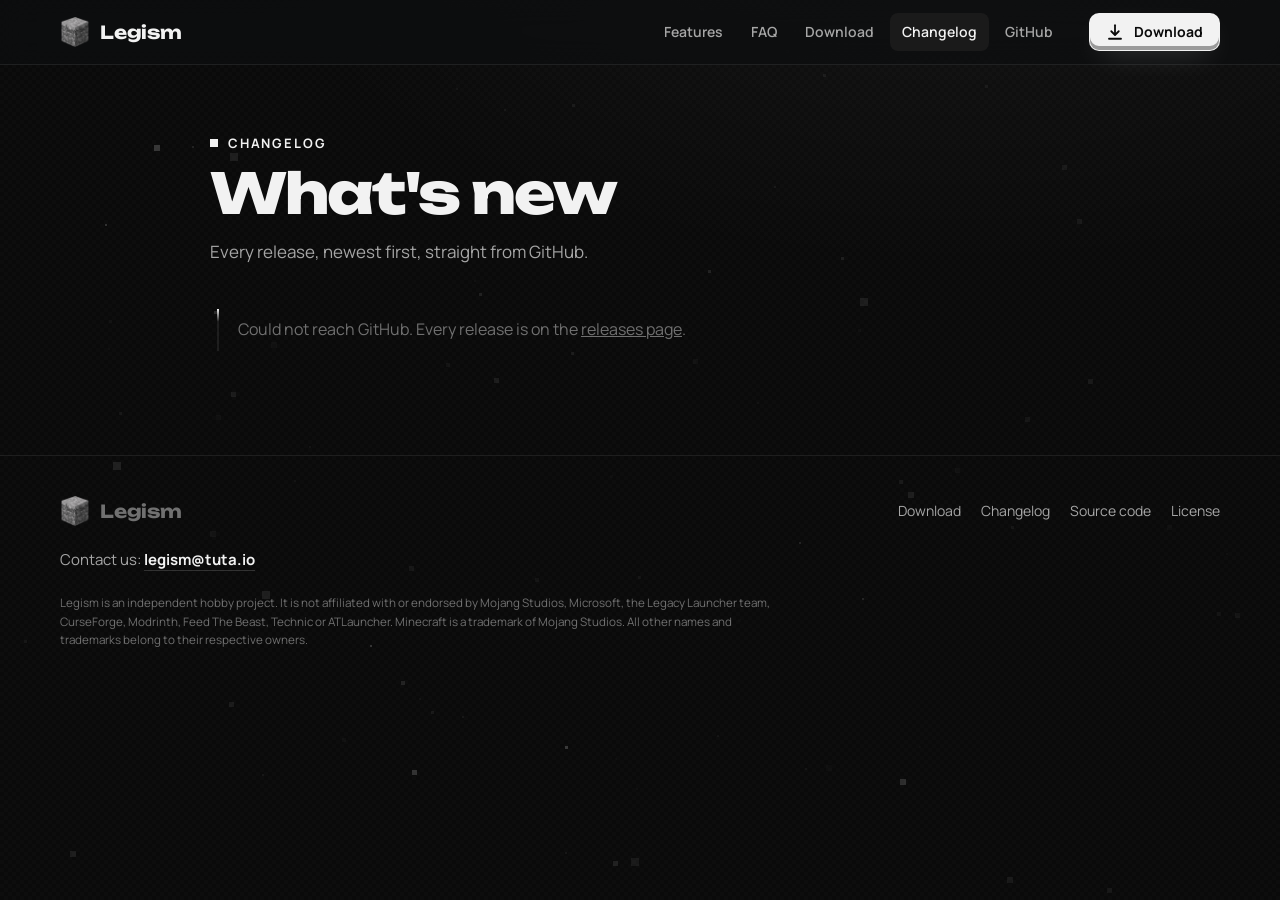
<file: changelog/index.html>
<!doctype html>
<html lang="en">
<head>
<meta charset="utf-8">
<meta name="viewport" content="width=device-width, initial-scale=1">
<title>Changelog — Legism</title>
<meta name="description" content="Every Legism release, newest first, with what changed in each.">
<link rel="icon" type="image/png" href="../images/favicon.png">
<link rel="apple-touch-icon" href="../images/favicon.png">
<meta name="theme-color" content="#0a0a0a">
<meta property="og:title" content="Legism changelog">
<meta property="og:description" content="Every Legism release, newest first, with what changed in each.">
<meta property="og:image" content="https://legism.github.io/images/legism-logo.png">
<meta property="og:image:width" content="1254">
<meta property="og:image:height" content="1254">
<meta name="twitter:card" content="summary">
<meta property="og:type" content="website">
<meta property="og:site_name" content="Legism">
<meta property="og:url" content="https://legism.github.io/changelog/">
<link rel="canonical" href="https://legism.github.io/changelog/">
<link rel="preconnect" href="https://fonts.googleapis.com">
<link rel="preconnect" href="https://fonts.gstatic.com" crossorigin>
<link href="https://fonts.googleapis.com/css2?family=Manrope:wght@400;500;600;700;800&family=Unbounded:wght@600;700;800&display=swap" rel="stylesheet">
<link rel="stylesheet" href="../assets/site.css">
<script>document.documentElement.classList.add('js')</script>
<script src="../assets/site.js" defer></script>
</head>
<body>

<header class="top">
  <div class="wrap">
    <a class="brand" href="../"><img src="../images/favicon.png" alt="" width="30" height="30">Legism</a>
    <nav class="nav" aria-label="Main">
      <a href="../#features">Features</a>
      <a href="../#faq">FAQ</a>
      <a href="../download/">Download</a>
      <a href="./" aria-current="page">Changelog</a>
      <a href="https://github.com/Legismmc/legism" target="_blank" rel="noopener">GitHub</a>
    </nav>
    <a class="btn btn-primary" href="../download/">
      <svg viewBox="0 0 24 24" fill="none" stroke="currentColor" stroke-width="2.4" stroke-linecap="round" stroke-linejoin="round" aria-hidden="true"><path d="M12 3v12"/><path d="m7 11 5 5 5-5"/><path d="M4 21h16"/></svg>
      Download
    </a>
  </div>
</header>

<main class="wrap" style="max-width:860px">
  <div class="page-head">
    <p class="kicker">Changelog</p>
    <h1>What's new</h1>
    <p class="sub">Every release, newest first, straight from GitHub.</p>
  </div>

  <div class="timeline" id="releases">
    <p class="state">Loading releases…</p>
  </div>
</main>

<footer>
  <div class="wrap">
    <div class="foot-row">
      <a class="brand" href="../"><img src="../images/favicon.png" alt="" width="30" height="30">Legism</a>
      <nav class="foot-links" aria-label="Footer">
        <a href="../download/">Download</a>
        <a href="./">Changelog</a>
        <a href="https://github.com/Legismmc/legism" target="_blank" rel="noopener">Source code</a>
        <a href="https://github.com/Legismmc/legism/blob/main/LICENSE.txt" target="_blank" rel="noopener">License</a>
      </nav>
    </div>
    <p class="contact">Contact us: <a href="mailto:legism@tuta.io">legism@tuta.io</a></p>
    <small>Legism is an independent hobby project. It is not affiliated with or endorsed by Mojang Studios, Microsoft,
      the Legacy Launcher team, CurseForge, Modrinth, Feed The Beast, Technic or ATLauncher. Minecraft is a trademark of
      Mojang Studios. All other names and trademarks belong to their respective owners.</small>
  </div>
</footer>

<script>
document.addEventListener('DOMContentLoaded', function () {
  'use strict';

  function escapeHtml(text) {
    return text.replace(/[&<>"']/g, function (c) {
      return { '&': '&amp;', '<': '&lt;', '>': '&gt;', '"': '&quot;', "'": '&#39;' }[c];
    });
  }

  /**
   * Just enough Markdown for what release notes use: headings, bold, inline code, links,
   * bullets. Everything is escaped first, so a note can never inject markup.
   */
  function renderNotes(markdown) {
    var html = escapeHtml(markdown);
    html = html.replace(/`([^`]+)`/g, '<code>$1</code>');
    html = html.replace(/\[([^\]]+)\]\((https?:\/\/[^)\s]+)\)/g, '<a href="$2" target="_blank" rel="noopener">$1</a>');
    html = html.replace(/\*\*([^*]+)\*\*/g, '<strong>$1</strong>');
    html = html.replace(/(^|[^*])\*([^*\s][^*]*)\*/g, '$1<em>$2</em>');

    var out = [];
    var list = false;
    html.split('\n').forEach(function (line) {
      var trimmed = line.trim();
      if (/^#+\s/.test(trimmed)) {
        if (list) { out.push('</ul>'); list = false; }
        out.push('<h4>' + trimmed.replace(/^#+\s*/, '') + '</h4>');
      } else if (/^[-*]\s/.test(trimmed)) {
        if (!list) { out.push('<ul>'); list = true; }
        out.push('<li>' + trimmed.replace(/^[-*]\s*/, '') + '</li>');
      } else if (trimmed === '' || /^-{3,}$/.test(trimmed)) {
        if (list) { out.push('</ul>'); list = false; }
      } else {
        if (list) { out.push('</ul>'); list = false; }
        out.push('<p>' + trimmed + '</p>');
      }
    });
    if (list) out.push('</ul>');
    return out.join('');
  }

  /**
   * Releases are written in English and Russian, each between its own markers. The
   * English half is shown; a note with no markers is shown as it is, unless it is only
   * Russian, in which case the reader is pointed at GitHub instead.
   */
  function notesFor(body) {
    var match = body.match(/<!--EN-->([\s\S]*?)<!--\/EN-->/);
    if (match) return match[1].trim();
    if (/[Ѐ-ӿ]/.test(body)) return 'The notes for this release are in Russian only — open it on GitHub to read them.';
    return body;
  }

  function formatDate(iso) {
    var date = new Date(iso);
    return isNaN(date) ? '' : date.toLocaleDateString('en-GB', { year: 'numeric', month: 'long', day: 'numeric' });
  }

  window.Legism.releases().then(function (list) {
    if (!list.length) throw new Error('no releases');
    document.getElementById('releases').innerHTML = list.map(function (release, index) {
      var downloads = (release.assets || []).reduce(function (sum, asset) { return sum + (asset.download_count || 0); }, 0);
      var body = notesFor((release.body || '').trim());
      return '<article class="release' + (index === 0 ? ' latest' : '') + '">'
        + '<div class="rel-head">'
        + '<span class="rel-tag">' + escapeHtml(release.tag_name) + '</span>'
        + (index === 0 ? '<span class="rel-latest">latest</span>' : '')
        + '<span class="rel-date">' + formatDate(release.published_at) + '</span>'
        + '<span class="rel-stats">' + downloads.toLocaleString('en-US') + (downloads === 1 ? ' download' : ' downloads') + '</span>'
        + '</div>'
        + '<div class="notes">' + (body ? renderNotes(body) : '<p>No notes for this release.</p>') + '</div>'
        + '<p class="rel-links"><a href="' + escapeHtml(release.html_url) + '" target="_blank" rel="noopener">Open on GitHub →</a></p>'
        + '</article>';
    }).join('');
  }).catch(function (error) {
    if (window.console) console.warn('Could not load releases:', error);
    document.getElementById('releases').innerHTML = '<p class="state">Could not reach GitHub. Every release is on the '
      + '<a href="https://github.com/Legismmc/legism/releases" target="_blank" rel="noopener">releases page</a>.</p>';
  });
});
</script>
</body>
</html>
</file>
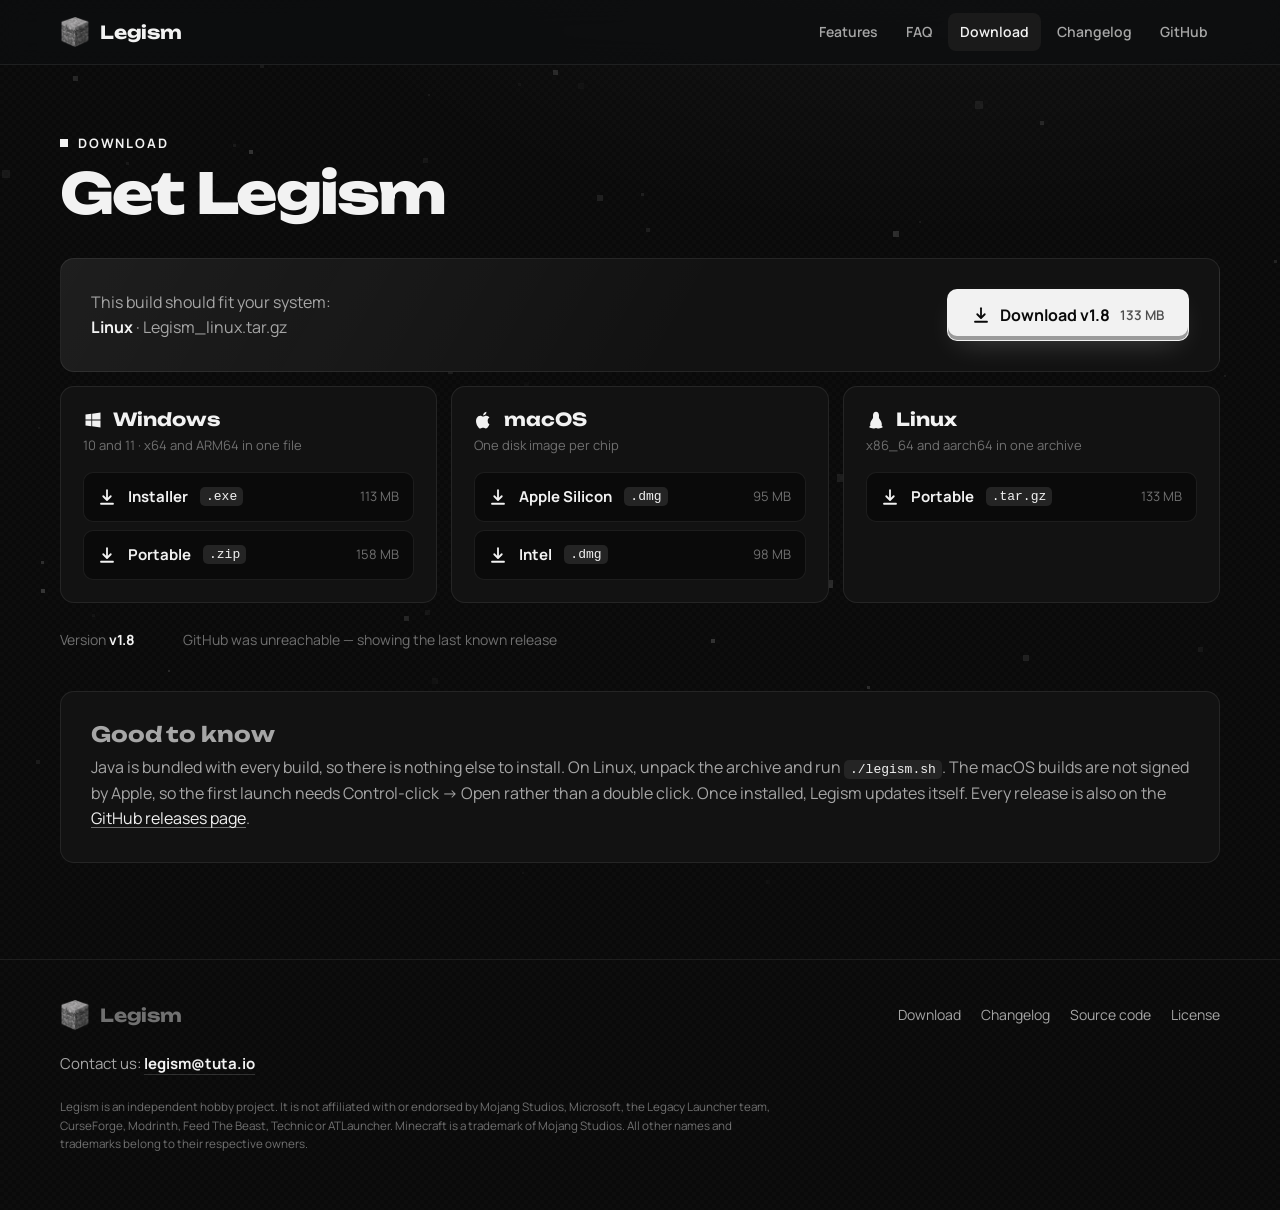
<file: download/index.html>
<!doctype html>
<html lang="en">
<head>
<meta charset="utf-8">
<meta name="viewport" content="width=device-width, initial-scale=1">
<title>Download Legism</title>
<meta name="description" content="Download Legism for Windows, Linux and macOS — installer, portable archive and disk images, straight from the latest GitHub release.">
<link rel="icon" type="image/png" href="../images/favicon.png">
<link rel="apple-touch-icon" href="../images/favicon.png">
<meta name="theme-color" content="#0a0a0a">
<meta property="og:title" content="Download Legism">
<meta property="og:description" content="Builds for Windows, Linux and macOS, straight from the latest GitHub release.">
<meta property="og:image" content="https://legism.github.io/images/legism-logo.png">
<meta property="og:image:width" content="1254">
<meta property="og:image:height" content="1254">
<meta name="twitter:card" content="summary">
<meta property="og:type" content="website">
<meta property="og:site_name" content="Legism">
<meta property="og:url" content="https://legism.github.io/download/">
<link rel="canonical" href="https://legism.github.io/download/">
<link rel="preconnect" href="https://fonts.googleapis.com">
<link rel="preconnect" href="https://fonts.gstatic.com" crossorigin>
<link href="https://fonts.googleapis.com/css2?family=Manrope:wght@400;500;600;700;800&family=Unbounded:wght@600;700;800&display=swap" rel="stylesheet">
<link rel="stylesheet" href="../assets/site.css">
<script>document.documentElement.classList.add('js')</script>
<script src="../assets/site.js" defer></script>
</head>
<body>

<header class="top">
  <div class="wrap">
    <a class="brand" href="../"><img src="../images/favicon.png" alt="" width="30" height="30">Legism</a>
    <nav class="nav" aria-label="Main">
      <a href="../#features">Features</a>
      <a href="../#faq">FAQ</a>
      <a href="./" aria-current="page">Download</a>
      <a href="../changelog/">Changelog</a>
      <a href="https://github.com/Legismmc/legism" target="_blank" rel="noopener">GitHub</a>
    </nav>
  </div>
</header>

<main class="wrap">
  <div class="page-head">
    <p class="kicker">Download</p>
    <h1>Get Legism</h1>
  </div>

  <div class="recommend">
    <p id="recommend-text">Looking for the build that matches your system…</p>
    <div id="recommend-slot"></div>
  </div>

  <div class="files">
    <div class="col">
      <h3><svg viewBox="0 0 24 24" fill="currentColor" aria-hidden="true"><path d="M3 5.5 10 4.5v7H3Zm8-1.1L21 3v8.5H11ZM3 12.5h7v7l-7-1Zm8 0h10V21l-10-1.4Z"/></svg>Windows</h3>
      <p class="arch">10 and 11 · x64 and ARM64 in one file</p>
      <div data-files="windows"></div>
    </div>
    <div class="col">
      <h3><svg viewBox="0 0 24 24" fill="currentColor" aria-hidden="true"><path d="M16.4 12.8c0-2.6 2.1-3.8 2.2-3.9a4.8 4.8 0 0 0-3.8-2c-1.6-.2-3.1.9-3.9.9s-2-.9-3.4-.9a5 5 0 0 0-4.2 2.6c-1.8 3.1-.5 7.7 1.3 10.2.8 1.2 1.8 2.6 3.1 2.5 1.2 0 1.7-.8 3.2-.8s1.9.8 3.2.8c1.3 0 2.2-1.2 3-2.4a10 10 0 0 0 1.4-2.8 4.3 4.3 0 0 1-2.1-4.2ZM13.9 5.1A4.3 4.3 0 0 0 14.9 2a4.4 4.4 0 0 0-2.9 1.5 4.1 4.1 0 0 0-1 3 3.6 3.6 0 0 0 2.9-1.4Z"/></svg>macOS</h3>
      <p class="arch">One disk image per chip</p>
      <div data-files="macos"></div>
    </div>
    <div class="col">
      <h3><svg viewBox="0 0 24 24" fill="currentColor" aria-hidden="true"><path d="M12 2c-2.2 0-3.6 1.9-3.6 4.6 0 1.5.4 2.6-.5 4C6.6 12.6 5 14.7 5 17.2c0 .6.1 1.2.3 1.7-.7.3-1.3.8-1.3 1.4 0 1 1.6 1.2 3.3 1.5 1.1.2 2 .5 2.7.5.8 0 1.2-.5 1.9-.6h.2c.7.1 1.1.6 1.9.6.7 0 1.6-.3 2.7-.5 1.7-.3 3.3-.5 3.3-1.5 0-.6-.6-1.1-1.3-1.4.2-.5.3-1.1.3-1.7 0-2.5-1.6-4.6-2.9-6.6-.9-1.4-.5-2.5-.5-4C15.6 3.9 14.2 2 12 2Z"/></svg>Linux</h3>
      <p class="arch">x86_64 and aarch64 in one archive</p>
      <div data-files="linux"></div>
    </div>
  </div>

  <div class="release-meta">
    <span>Version <b id="version">—</b></span>
    <span id="downloads"></span>
    <span id="source"></span>
  </div>

  <div class="panel prose" style="margin-top:40px">
    <h3>Good to know</h3>
    <p style="margin:0">Java is bundled with every build, so there is nothing else to install. On Linux, unpack the archive
      and run <code>./legism.sh</code>. The macOS builds are not signed by Apple, so the first launch needs
      Control-click → Open rather than a double click. Once installed, Legism updates itself.
      Every release is also on the <a href="https://github.com/Legismmc/legism/releases" target="_blank" rel="noopener">GitHub releases page</a>.</p>
  </div>
</main>

<footer>
  <div class="wrap">
    <div class="foot-row">
      <a class="brand" href="../"><img src="../images/favicon.png" alt="" width="30" height="30">Legism</a>
      <nav class="foot-links" aria-label="Footer">
        <a href="./">Download</a>
        <a href="../changelog/">Changelog</a>
        <a href="https://github.com/Legismmc/legism" target="_blank" rel="noopener">Source code</a>
        <a href="https://github.com/Legismmc/legism/blob/main/LICENSE.txt" target="_blank" rel="noopener">License</a>
      </nav>
    </div>
    <p class="contact">Contact us: <a href="mailto:legism@tuta.io">legism@tuta.io</a></p>
    <small>Legism is an independent hobby project. It is not affiliated with or endorsed by Mojang Studios, Microsoft,
      the Legacy Launcher team, CurseForge, Modrinth, Feed The Beast, Technic or ATLauncher. Minecraft is a trademark of
      Mojang Studios. All other names and trademarks belong to their respective owners.</small>
  </div>
</footer>

<script>
document.addEventListener('DOMContentLoaded', function () {
  'use strict';
  var L = window.Legism;
  var ICON = '<svg viewBox="0 0 24 24" fill="none" stroke="currentColor" stroke-width="2.4" stroke-linecap="round" stroke-linejoin="round" aria-hidden="true"><path d="M12 3v12"/><path d="m7 11 5 5 5-5"/><path d="M4 21h16"/></svg>';

  // which column each published file belongs in, and what to call it there
  var RULES = [
    { match: /windows_installer/i, os: 'windows', label: 'Installer', ext: '.exe' },
    { match: /windows_portable/i, os: 'windows', label: 'Portable', ext: '.zip' },
    { match: /macos_apple_silicon/i, os: 'macos', label: 'Apple Silicon', ext: '.dmg' },
    { match: /macos_intel/i, os: 'macos', label: 'Intel', ext: '.dmg' },
    { match: /linux/i, os: 'linux', label: 'Portable', ext: '.tar.gz' }
  ];
  var NAMES = { windows: 'Windows', macos: 'macOS', linux: 'Linux' };

  function link(release, asset, label, ext) {
    return '<a class="file" href="' + L.assetUrl(release.tag, asset.name) + '">' + ICON
      + '<b>' + label + '</b> <code>' + ext + '</code><small>' + L.size(asset.size) + '</small></a>';
  }

  Promise.all([L.latest(), L.detect()]).then(function (results) {
    var release = results[0];
    var found = results[1];

    var columns = { windows: '', macos: '', linux: '' };
    release.assets.forEach(function (asset) {
      RULES.some(function (rule) {
        if (!rule.match.test(asset.name)) return false;
        columns[rule.os] += link(release, asset, rule.label, rule.ext);
        return true;
      });
    });
    Object.keys(columns).forEach(function (os) {
      document.querySelector('[data-files="' + os + '"]').innerHTML =
        columns[os] || '<p class="state">No build in this release.</p>';
    });

    document.getElementById('version').textContent = release.tag;
    if (release.total !== null) {
      document.getElementById('downloads').innerHTML = '<b>' + release.total.toLocaleString('en-US') + '</b> downloads across '
        + release.count + (release.count === 1 ? ' release' : ' releases');
    }
    document.getElementById('source').textContent = release.live
      ? 'Live from the GitHub API'
      : 'GitHub was unreachable — showing the last known release';

    var text = document.getElementById('recommend-text');
    var slot = document.getElementById('recommend-slot');
    if (found.os === 'mobile') {
      text.textContent = 'Legism is a desktop launcher — there is no build for phones or tablets.';
      return;
    }
    var mine = L.pick(release.assets, found);
    if (!mine) {
      text.textContent = 'Could not tell which build fits your system. Pick one below.';
      return;
    }
    text.innerHTML = 'This build should fit your system:<br><b style="color:var(--text)">' + NAMES[found.os]
      + '</b> · ' + mine.name;
    slot.innerHTML = '<a class="btn btn-primary" href="' + L.assetUrl(release.tag, mine.name) + '">' + ICON
      + 'Download ' + release.tag + ' <small>' + L.size(mine.size) + '</small></a>';
  });
});
</script>
</body>
</html>
</file>
<file: assets/site.css>
/*
 * Legism site. One stylesheet for all three pages.
 *
 * Black and white: the logo is a grey cobblestone block, so the page is cut from the
 * same material - near-black stone with a faint pixel grain, greys for everything
 * secondary, and plain white for whatever can be clicked or matters most. No colour.
 */
:root {
  --stone-0: #0a0a0a;
  --stone-1: #121212;
  --stone-2: #1a1a1a;
  --stone-3: #242424;
  --stone-4: #333333;
  --line: rgba(255, 255, 255, .08);
  --line-strong: rgba(255, 255, 255, .16);
  --text: #f2f2f2;
  --text-2: #a6a6a6;
  --text-3: #707070;
  --accent: #f2f2f2;
  --accent-edge: #9a9a9a;
  --accent-ink: #0a0a0a;
  --mid: #5a5a5a;
  --radius: 14px;
  --radius-sm: 9px;
  --display: "Unbounded", "Manrope", system-ui, sans-serif;
  --body: "Manrope", system-ui, -apple-system, "Segoe UI", sans-serif;
  --mono: ui-monospace, "Cascadia Code", "SFMono-Regular", Consolas, monospace;
  --wrap: 1160px;
}

* { box-sizing: border-box; }

html { scroll-behavior: smooth; -webkit-text-size-adjust: 100%; }

body {
  margin: 0;
  min-height: 100vh;
  background-color: var(--stone-0);
  /* the pixel grain: two offset 4px checkers at very low contrast read as stone, not as
     a pattern, and cost nothing to draw */
  background-image:
    radial-gradient(1200px 600px at 75% -10%, rgba(255, 255, 255, .045), transparent 60%),
    linear-gradient(45deg, rgba(255,255,255,.012) 25%, transparent 25%, transparent 75%, rgba(255,255,255,.012) 75%),
    linear-gradient(45deg, rgba(255,255,255,.012) 25%, transparent 25%, transparent 75%, rgba(255,255,255,.012) 75%);
  background-size: auto, 8px 8px, 8px 8px;
  background-position: 0 0, 0 0, 4px 4px;
  color: var(--text);
  font: 400 16px/1.6 var(--body);
  -webkit-font-smoothing: antialiased;
}

a { color: inherit; }

img { max-width: 100%; display: block; }

::selection { background: var(--accent); color: var(--accent-ink); }

:focus-visible { outline: 2px solid var(--accent); outline-offset: 3px; border-radius: 4px; }

.wrap { width: min(var(--wrap), 100% - 32px); margin-inline: auto; }

/* ---------------------------------------------------------------- header */

.top {
  position: sticky;
  top: 0;
  z-index: 50;
  backdrop-filter: blur(14px) saturate(140%);
  -webkit-backdrop-filter: blur(14px) saturate(140%);
  background: rgba(13, 14, 16, .72);
  border-bottom: 1px solid var(--line);
}

.top .wrap {
  display: flex;
  align-items: center;
  gap: 24px;
  height: 64px;
}

.brand {
  display: inline-flex;
  align-items: center;
  gap: 10px;
  text-decoration: none;
  font: 700 18px/1 var(--display);
  letter-spacing: -.01em;
}

.brand img { width: 30px; height: 30px; image-rendering: auto; }

.nav { display: flex; gap: 4px; margin-left: auto; }

.nav a {
  padding: 8px 12px;
  border-radius: 8px;
  color: var(--text-2);
  text-decoration: none;
  font-weight: 600;
  font-size: 14px;
  transition: color .15s, background .15s;
}

.nav a:hover, .nav a[aria-current="page"] { color: var(--text); background: var(--stone-2); }

.top .btn { padding: 9px 16px; font-size: 14px; }

@media (max-width: 760px) {
  .nav { display: none; }
  .top .btn { margin-left: auto; }
}

/* ---------------------------------------------------------------- buttons */

.btn {
  display: inline-flex;
  align-items: center;
  justify-content: center;
  gap: 10px;
  padding: 13px 22px;
  border-radius: 10px;
  border: 1px solid var(--line-strong);
  background: var(--stone-2);
  color: var(--text);
  font: 700 15px/1.1 var(--body);
  text-decoration: none;
  cursor: pointer;
  transition: transform .15s, background .15s, border-color .15s, box-shadow .15s;
  white-space: nowrap;
}

.btn:hover { background: var(--stone-3); border-color: rgba(255,255,255,.24); transform: translateY(-1px); }

.btn svg { width: 18px; height: 18px; flex: none; }

/* the primary button: white, with a grey bottom edge like the shaded side of a block */
.btn-primary {
  background: var(--accent);
  border-color: transparent;
  color: var(--accent-ink);
  box-shadow: inset 0 -4px 0 var(--accent-edge), 0 10px 30px -12px rgba(255, 255, 255, .25);
}

.btn-primary:hover { background: #ffffff; border-color: transparent; box-shadow: inset 0 -4px 0 var(--accent-edge), 0 14px 36px -12px rgba(255, 255, 255, .35); }

.btn-primary small { font-weight: 600; opacity: .7; }

/* ---------------------------------------------------------------- hero */

.hero { padding: 72px 0 40px; overflow: hidden; }

.hero .wrap {
  display: grid;
  grid-template-columns: 1.15fr .85fr;
  align-items: center;
  gap: 40px;
}

.eyebrow {
  display: inline-flex;
  align-items: center;
  gap: 10px;
  margin: 0 0 22px;
  padding: 6px 12px 6px 8px;
  border: 1px solid var(--line-strong);
  border-radius: 999px;
  background: var(--stone-1);
  color: var(--text-2);
  font-size: 13px;
  font-weight: 600;
}

.eyebrow b {
  padding: 2px 8px;
  border-radius: 999px;
  background: var(--accent);
  color: var(--accent-ink);
  font-size: 12px;
}

.hero h1 {
  margin: 0;
  font: 800 clamp(40px, 6.4vw, 76px)/1.02 var(--display);
  letter-spacing: -.035em;
}

.hero h1 .mark {
  /* grey rather than coloured: the second line stands out by contrast alone */
  color: var(--text-3);
}

.hero .lead {
  margin: 24px 0 32px;
  max-width: 34em;
  color: var(--text-2);
  font-size: 18px;
}

.cta { display: flex; flex-wrap: wrap; gap: 12px; align-items: center; }

.meta {
  display: flex;
  flex-wrap: wrap;
  gap: 8px 18px;
  margin-top: 22px;
  color: var(--text-3);
  font-size: 14px;
}

.meta span { display: inline-flex; align-items: center; gap: 7px; }

.meta svg { width: 15px; height: 15px; color: var(--accent); }

.meta a { color: var(--text-2); }

/* the logo, standing in for itself: the real image, floating and tilting a little
   towards the pointer */

.logo-stage {
  position: relative;
  height: 420px;
  perspective: 900px;
  display: grid;
  place-items: center;
}

.logo-stage::after {
  /* its shadow on the ground */
  content: "";
  position: absolute;
  bottom: 26px;
  width: 250px;
  height: 40px;
  border-radius: 50%;
  background: radial-gradient(closest-side, rgba(0,0,0,.85), transparent);
  filter: blur(4px);
  animation: shadow 6s ease-in-out infinite;
}

.logo-float { animation: float 6s ease-in-out infinite; }

.logo-3d {
  width: 340px;
  height: auto;
  transform-style: preserve-3d;
  transition: transform .25s ease-out;
  filter: drop-shadow(0 30px 40px rgba(0,0,0,.55));
  will-change: transform;
}

@keyframes shadow {
  0%, 100% { transform: scale(1); opacity: 1; }
  50% { transform: scale(.86); opacity: .7; }
}

@keyframes float {
  0%, 100% { translate: 0 0; }
  50% { translate: 0 -14px; }
}

@media (max-width: 900px) {
  .hero { padding-top: 44px; }
  .hero .wrap { grid-template-columns: 1fr; }
  .logo-stage { height: 290px; order: -1; }
  .logo-3d { width: 220px; }
  .logo-stage::after { width: 170px; bottom: 16px; }
}

/* ---------------------------------------------------------------- library band */

.band {
  margin: 28px 0 0;
  border-block: 1px solid var(--line);
  background: var(--stone-1);
  overflow: hidden;
  mask-image: linear-gradient(90deg, transparent, #000 10%, #000 90%, transparent);
  -webkit-mask-image: linear-gradient(90deg, transparent, #000 10%, #000 90%, transparent);
}

.band-track {
  display: flex;
  gap: 56px;
  width: max-content;
  padding: 20px 0;
  animation: slide 38s linear infinite;
}

.band-track span {
  display: inline-flex;
  align-items: center;
  gap: 14px;
  color: var(--text-2);
  font: 700 18px/1 var(--display);
  letter-spacing: -.01em;
  white-space: nowrap;
}

.band-track span::before {
  content: "";
  width: 9px;
  height: 9px;
  background: var(--accent);
  box-shadow: 9px 9px 0 var(--mid);
  margin-right: 8px;
}

@keyframes slide { to { transform: translateX(-50%); } }

/* ---------------------------------------------------------------- sections */

section { padding: 96px 0 0; }

.kicker {
  display: inline-flex;
  align-items: center;
  gap: 10px;
  margin: 0 0 14px;
  color: var(--accent);
  font: 700 13px/1 var(--body);
  letter-spacing: .14em;
  text-transform: uppercase;
}

.kicker::before { content: ""; width: 8px; height: 8px; background: currentColor; }

h2 {
  margin: 0;
  max-width: 18em;
  font: 800 clamp(30px, 4vw, 46px)/1.08 var(--display);
  letter-spacing: -.03em;
}

.sub { margin: 16px 0 0; max-width: 40em; color: var(--text-2); font-size: 17px; }

.head { margin-bottom: 40px; }

/* stats */

.stats {
  display: grid;
  grid-template-columns: repeat(4, 1fr);
  gap: 1px;
  margin-top: 56px;
  border: 1px solid var(--line);
  border-radius: var(--radius);
  background: var(--line);
  overflow: hidden;
}

.stat { padding: 26px 24px; background: var(--stone-1); }

.stat b { display: block; font: 800 34px/1 var(--display); letter-spacing: -.03em; }

.stat span { display: block; margin-top: 10px; color: var(--text-3); font-size: 14px; }

@media (max-width: 760px) { .stats { grid-template-columns: repeat(2, 1fr); } }

/* bento */

.bento {
  display: grid;
  grid-template-columns: repeat(6, 1fr);
  gap: 14px;
}

.tile {
  position: relative;
  grid-column: span 2;
  padding: 26px;
  border: 1px solid var(--line);
  border-radius: var(--radius);
  background: linear-gradient(180deg, var(--stone-2), var(--stone-1));
  overflow: hidden;
  transition: border-color .25s, transform .2s ease-out, box-shadow .3s;
}

.tile:hover {
  border-color: var(--line-strong);
  transform: perspective(900px) rotateX(var(--rx, 0deg)) rotateY(var(--ry, 0deg)) translateY(-4px);
  box-shadow: 0 24px 50px -28px rgba(0, 0, 0, .9);
}

.tile.wide { grid-column: span 3; }
.tile.big { grid-column: span 4; }

.tile .ico {
  display: grid;
  place-items: center;
  width: 42px;
  height: 42px;
  margin-bottom: 18px;
  border-radius: 10px;
  background: var(--stone-3);
  color: var(--accent);
  box-shadow: inset 0 -3px 0 rgba(0,0,0,.3);
}

.tile .ico svg { width: 22px; height: 22px; }

.tile h3 { margin: 0 0 8px; font: 700 19px/1.25 var(--display); letter-spacing: -.015em; }

.tile p { margin: 0; color: var(--text-2); font-size: 15px; }

.chips { display: flex; flex-wrap: wrap; gap: 8px; margin-top: 18px; }

.chips span {
  padding: 6px 11px;
  border: 1px solid var(--line-strong);
  border-radius: 8px;
  background: var(--stone-0);
  font-size: 13px;
  font-weight: 700;
}

@media (max-width: 960px) {
  .bento { grid-template-columns: repeat(2, 1fr); }
  .tile, .tile.wide, .tile.big { grid-column: span 1; }
  .tile.big { grid-column: span 2; }
}

@media (max-width: 600px) {
  .bento { grid-template-columns: 1fr; }
  .tile.big { grid-column: span 1; }
}

/* comparison */

.compare {
  border: 1px solid var(--line);
  border-radius: var(--radius);
  background: var(--stone-1);
  overflow-x: auto;
}

.compare table { width: 100%; min-width: 600px; border-collapse: collapse; }

.compare th, .compare td { padding: 15px 20px; text-align: center; border-bottom: 1px solid var(--line); }

.compare tr:last-child td, .compare tr:last-child th { border-bottom: 0; }

.compare thead th { color: var(--text-2); font-size: 14px; font-weight: 700; background: var(--stone-2); }

.compare thead th.us { color: var(--accent-ink); background: var(--accent); }

.compare tbody th { text-align: left; font-weight: 600; color: var(--text); }

.compare td.us { background: rgba(255, 255, 255, .04); }

.yes, .no { display: inline-grid; place-items: center; width: 26px; height: 26px; border-radius: 7px; }

.yes { background: var(--accent); color: var(--accent-ink); }

.no { background: var(--stone-3); color: var(--text-3); }

.yes svg, .no svg { width: 15px; height: 15px; }

.note { margin: 14px 0 0; color: var(--text-3); font-size: 13px; }

/* download tiles */

.os-grid { display: grid; grid-template-columns: repeat(3, 1fr); gap: 14px; }

.os {
  display: flex;
  flex-direction: column;
  gap: 6px;
  padding: 26px;
  border: 1px solid var(--line);
  border-radius: var(--radius);
  background: var(--stone-1);
  text-decoration: none;
  transition: border-color .25s, transform .2s ease-out, background .25s, box-shadow .3s;
}

.os:hover {
  border-color: var(--line-strong);
  background: var(--stone-2);
  transform: perspective(900px) rotateX(var(--rx, 0deg)) rotateY(var(--ry, 0deg)) translateY(-4px);
  box-shadow: 0 24px 50px -28px rgba(0, 0, 0, .9);
}

.os.mine { border-color: var(--accent); box-shadow: 0 0 0 1px var(--accent), 0 18px 50px -24px rgba(255, 255, 255, .25); }

.os svg { width: 30px; height: 30px; margin-bottom: 10px; }

.os b { font: 700 20px/1.2 var(--display); }

.os span { color: var(--text-2); font-size: 14px; }

.os .tag {
  align-self: flex-start;
  margin-top: 12px;
  padding: 3px 9px;
  border-radius: 6px;
  background: var(--accent);
  color: var(--accent-ink);
  font-size: 12px;
  font-weight: 800;
  font-style: normal;
  visibility: hidden;
}

.os.mine .tag { visibility: visible; }

@media (max-width: 760px) { .os-grid { grid-template-columns: 1fr; } }

/* faq */

.faq { display: grid; gap: 10px; }

.faq details {
  border: 1px solid var(--line);
  border-radius: var(--radius-sm);
  background: var(--stone-1);
  transition: border-color .2s;
}

.faq details[open] { border-color: var(--line-strong); }

.faq summary {
  display: flex;
  align-items: center;
  justify-content: space-between;
  gap: 16px;
  padding: 18px 22px;
  cursor: pointer;
  list-style: none;
  font-weight: 700;
}

.faq summary::-webkit-details-marker { display: none; }

.faq summary::after {
  content: "";
  width: 10px;
  height: 10px;
  flex: none;
  border-right: 2px solid var(--text-3);
  border-bottom: 2px solid var(--text-3);
  transform: rotate(45deg) translate(-2px, -2px);
  transition: transform .2s;
}

.faq details[open] summary::after { transform: rotate(-135deg) translate(-2px, -2px); }

.faq details p { margin: 0; padding: 0 22px 20px; color: var(--text-2); }

.faq a, .prose a { color: var(--text); text-decoration-color: var(--text-3); text-underline-offset: 3px; }

/* community and people */

.split { display: grid; grid-template-columns: 1fr 1fr; gap: 14px; }

@media (max-width: 760px) { .split { grid-template-columns: 1fr; } }

.panel {
  padding: 30px;
  border: 1px solid var(--line);
  border-radius: var(--radius);
  background: var(--stone-1);
}

.panel h3 { margin: 0 0 8px; font: 700 21px/1.2 var(--display); }

.panel p { margin: 0 0 20px; color: var(--text-2); }

.links { display: flex; flex-wrap: wrap; gap: 10px; }

.people { display: grid; gap: 10px; }

.person {
  display: flex;
  align-items: center;
  gap: 14px;
  padding: 12px;
  border: 1px solid var(--line);
  border-radius: 12px;
  background: var(--stone-0);
  text-decoration: none;
  transition: border-color .2s;
}

.person:hover { border-color: var(--line-strong); }

.person img { width: 44px; height: 44px; border-radius: 10px; background: var(--stone-3); }

.person b { display: block; }

.person span { color: var(--text-3); font-size: 14px; }

/* final call */

.final {
  position: relative;
  margin-top: 96px;
  padding: 56px 40px;
  border: 1px solid var(--line);
  border-radius: 22px;
  background:
    linear-gradient(180deg, rgba(255, 255, 255, .05), transparent 70%),
    var(--stone-1);
  text-align: center;
  overflow: hidden;
}

.final::before {
  /* a pixel strip along the top edge, like the edge of a block */
  content: "";
  position: absolute;
  inset: 0 0 auto;
  height: 10px;
  background:
    linear-gradient(90deg, var(--accent) 50%, var(--accent-edge) 50%) 0 0 / 20px 6px repeat-x,
    linear-gradient(var(--accent), var(--accent)) 0 0 / 100% 4px no-repeat;
}

.final h2 { margin: 0 auto; }

.final .sub { margin-inline: auto; }

.final .cta { justify-content: center; margin-top: 30px; }

/* ---------------------------------------------------------------- footer */

footer {
  margin-top: 96px;
  padding: 40px 0 56px;
  border-top: 1px solid var(--line);
  color: var(--text-3);
  font-size: 14px;
}

footer .wrap { display: grid; gap: 22px; }

.foot-row { display: flex; flex-wrap: wrap; align-items: center; justify-content: space-between; gap: 16px; }

.foot-links { display: flex; flex-wrap: wrap; gap: 6px 20px; }

.foot-links a { color: var(--text-2); text-decoration: none; }

.foot-links a:hover { color: var(--text); }

.contact { margin: 0; color: var(--text-2); font-size: 15px; }

.contact a {
  color: var(--text);
  font-weight: 700;
  text-decoration: none;
  border-bottom: 1px solid var(--line-strong);
  transition: border-color .2s;
}

.contact a:hover { border-color: var(--text); }

.panel .contact { margin: -8px 0 20px; }

footer small { display: block; max-width: 62em; line-height: 1.6; }

/* ---------------------------------------------------------------- inner pages */

.page-head { padding: 64px 0 36px; }

.page-head h1 { margin: 0; font: 800 clamp(34px, 5vw, 56px)/1.05 var(--display); letter-spacing: -.035em; }

.recommend {
  display: flex;
  flex-wrap: wrap;
  align-items: center;
  justify-content: space-between;
  gap: 20px;
  padding: 30px;
  border: 1px solid var(--line);
  border-radius: var(--radius);
  background:
    linear-gradient(120deg, rgba(255, 255, 255, .05), transparent 55%),
    var(--stone-1);
}

.recommend p { margin: 0; color: var(--text-2); }

.recommend .btn { padding: 16px 24px; font-size: 16px; }

.files { display: grid; grid-template-columns: repeat(3, 1fr); gap: 14px; margin-top: 14px; }

@media (max-width: 860px) { .files { grid-template-columns: 1fr; } }

.files .col {
  padding: 22px;
  border: 1px solid var(--line);
  border-radius: var(--radius);
  background: var(--stone-1);
}

.files h3 { display: flex; align-items: center; gap: 10px; margin: 0 0 4px; font: 700 18px/1.2 var(--display); }

.files h3 svg { width: 20px; height: 20px; }

.files .arch { margin: 0 0 16px; color: var(--text-3); font-size: 13px; }

.file {
  display: flex;
  align-items: center;
  gap: 12px;
  margin-top: 8px;
  padding: 12px 14px;
  border: 1px solid var(--line);
  border-radius: 10px;
  background: var(--stone-0);
  text-decoration: none;
  transition: border-color .15s, background .15s;
}

.file:hover { border-color: var(--accent); background: var(--stone-2); }

.file svg { width: 18px; height: 18px; color: var(--accent); flex: none; }

.file b { font-size: 15px; }

.file small { margin-left: auto; color: var(--text-3); font-size: 13px; white-space: nowrap; }

.release-meta {
  display: flex;
  flex-wrap: wrap;
  gap: 8px 24px;
  margin: 26px 0 0;
  color: var(--text-3);
  font-size: 14px;
}

.release-meta b { color: var(--text); }

.prose { color: var(--text-2); }

.prose code, .file code {
  padding: 2px 6px;
  border-radius: 5px;
  background: var(--stone-3);
  color: var(--text);
  font: 13px var(--mono);
}

/* changelog timeline */

.timeline { position: relative; display: grid; gap: 18px; padding-left: 28px; }

.timeline::before {
  content: "";
  position: absolute;
  left: 7px;
  top: 8px;
  bottom: 8px;
  width: 2px;
  background: linear-gradient(var(--accent), var(--line) 30%);
}

.release {
  position: relative;
  padding: 26px 28px;
  border: 1px solid var(--line);
  border-radius: var(--radius);
  background: var(--stone-1);
}

.release::before {
  content: "";
  position: absolute;
  left: -27px;
  top: 30px;
  width: 14px;
  height: 14px;
  background: var(--stone-4);
  box-shadow: inset 0 -3px 0 rgba(0,0,0,.35);
}

.release.latest::before { background: var(--accent); box-shadow: inset 0 -3px 0 var(--accent-edge); }

.rel-head { display: flex; flex-wrap: wrap; align-items: baseline; gap: 10px 14px; }

.rel-tag { font: 800 24px/1 var(--display); letter-spacing: -.02em; }

.rel-latest {
  padding: 3px 8px;
  border-radius: 6px;
  background: var(--accent);
  color: var(--accent-ink);
  font-size: 12px;
  font-weight: 800;
}

.rel-date, .rel-stats { color: var(--text-3); font-size: 14px; }

.rel-stats { margin-left: auto; }

.notes { margin-top: 16px; color: var(--text-2); }

.notes h4 { margin: 20px 0 8px; color: var(--text); font: 700 16px/1.3 var(--display); }

.notes h4:first-child { margin-top: 4px; }

.notes p { margin: 8px 0; }

.notes ul { margin: 8px 0; padding-left: 20px; }

.notes li { margin: 4px 0; }

.notes li::marker { color: var(--accent); }

.notes strong { color: var(--text); }

.notes a, .rel-links a { color: var(--text); text-underline-offset: 3px; }

.rel-links { margin: 18px 0 0; font-size: 14px; font-weight: 700; }

.state { color: var(--text-3); }

/* ---------------------------------------------------------------- works with */

.partners { display: grid; grid-template-columns: repeat(7, 1fr); gap: 12px; }

@media (max-width: 1100px) { .partners { grid-template-columns: repeat(4, 1fr); } }

@media (max-width: 760px) { .partners { grid-template-columns: repeat(3, 1fr); } }

@media (max-width: 560px) { .partners { grid-template-columns: repeat(2, 1fr); } }

.partner {
  display: flex;
  flex-direction: column;
  align-items: flex-start;
  gap: 4px;
  padding: 22px 20px;
  border: 1px solid var(--line);
  border-radius: var(--radius);
  background: var(--stone-1);
  color: var(--text-2);
  text-decoration: none;
  transition: border-color .25s, transform .2s ease-out, background .25s, color .25s, box-shadow .3s;
}

.partner:hover {
  border-color: var(--line-strong);
  background: var(--stone-2);
  color: var(--text);
  transform: perspective(900px) rotateX(var(--rx, 0deg)) rotateY(var(--ry, 0deg)) translateY(-4px);
  box-shadow: 0 24px 50px -28px rgba(0, 0, 0, .9);
}

.partner-logo {
  width: 44px;
  height: 44px;
  margin-bottom: 14px;
  border-radius: 10px;
  color: var(--text-2);
  transition: transform .35s cubic-bezier(.3, 1.6, .5, 1), filter .45s, color .45s;
}

/* the page is black and white, so the services' logos wait in grey - and bloom into
   their own colours when pointed at. Raster logos fade their colour back in; the
   one-colour marks take their brand colour from --brand. */
.partner-logo.raster { filter: grayscale(1) brightness(.85) contrast(1.1); }

.partner:hover .partner-logo { color: var(--brand, var(--text)); filter: drop-shadow(0 6px 18px color-mix(in srgb, var(--brand, #fff) 45%, transparent)); }

.partner:hover .partner-logo { transform: scale(1.1) rotate(-4deg); }

.partner:hover .partner-logo.raster { filter: grayscale(0) brightness(1) contrast(1) drop-shadow(0 6px 18px rgba(255, 255, 255, .12)); }

.partner b { color: var(--text); font: 700 17px/1.2 var(--display); }

.partner span { font-size: 14px; }

.partner em {
  margin-top: 10px;
  color: var(--text-3);
  font-size: 12px;
  font-style: normal;
  transition: color .25s;
}

.partner em::after { content: " ↗"; }

.partner:hover em { color: var(--text-2); }

/* ---------------------------------------------------------------- living background */

/* drawn by site.js: drifting grey pixels, and a fading pixel trail behind the pointer */
#bg {
  position: fixed;
  inset: 0;
  z-index: -1;
  width: 100%;
  height: 100%;
  pointer-events: none;
}

/* ---------------------------------------------------------------- hover light */

/*
 * Every card answers the pointer: a soft light follows it across the inside, and the
 * border catches it like an edge in a beam. Position comes from --mx / --my, which
 * site.js keeps up to date while the pointer is over the card.
 */
.glow { position: relative; isolation: isolate; }

.glow > * { position: relative; z-index: 1; }

.glow::before,
.glow::after {
  content: "";
  position: absolute;
  inset: 0;
  z-index: 0;
  border-radius: inherit;
  pointer-events: none;
  opacity: 0;
  transition: opacity .35s;
}

.glow::before {
  background: radial-gradient(460px circle at var(--mx, 50%) var(--my, 50%), rgba(255, 255, 255, .075), transparent 45%);
}

.glow::after {
  padding: 1px;
  background: radial-gradient(260px circle at var(--mx, 50%) var(--my, 50%), rgba(255, 255, 255, .7), transparent 60%);
  -webkit-mask: linear-gradient(#000 0 0) content-box, linear-gradient(#000 0 0);
  -webkit-mask-composite: xor;
  mask: linear-gradient(#000 0 0) content-box, linear-gradient(#000 0 0);
  mask-composite: exclude;
}

.glow:hover::before,
.glow:hover::after { opacity: 1; }

/* the feature icon turns over to white, with a small pop */
.tile .ico { transition: background .25s, color .25s, transform .35s cubic-bezier(.3, 1.6, .5, 1); }

.tile:hover .ico { background: var(--accent); color: var(--accent-ink); transform: scale(1.08) rotate(-6deg); }

/* chips rise one after another */
.chips span { transition: transform .25s ease, border-color .25s, background .25s; }

.tile:hover .chips span { transform: translateY(-3px); border-color: rgba(255, 255, 255, .3); background: var(--stone-2); }

.tile:hover .chips span:nth-child(2) { transition-delay: .03s; }
.tile:hover .chips span:nth-child(3) { transition-delay: .06s; }
.tile:hover .chips span:nth-child(4) { transition-delay: .09s; }
.tile:hover .chips span:nth-child(5) { transition-delay: .12s; }

/* system cards: the logo grows and an arrow slides in */
.os svg { transition: transform .35s cubic-bezier(.3, 1.6, .5, 1); }

.os:hover svg { transform: scale(1.15) translateY(-2px); }

.os b::after {
  content: " →";
  display: inline-block;
  opacity: 0;
  transform: translateX(-8px);
  transition: opacity .25s, transform .25s;
}

.os:hover b::after { opacity: 1; transform: none; }

/* stats: the number lifts */
.stat { transition: background .25s; }

.stat b { transition: transform .3s cubic-bezier(.3, 1.6, .5, 1); }

.stat:hover { background: var(--stone-2); }

.stat:hover b { transform: translateY(-3px) scale(1.06); transform-origin: left bottom; }

/* the comparison row under the pointer lights up across all its columns */
.compare tbody tr { transition: background .2s; }

.compare tbody tr:hover { background: rgba(255, 255, 255, .045); }

.compare tbody tr:hover td.us { background: rgba(255, 255, 255, .09); }

.compare tbody tr:hover .yes { transform: scale(1.12); }

.yes, .no { transition: transform .25s cubic-bezier(.3, 1.6, .5, 1); }

/* questions */
.faq details { transition: border-color .25s, background .25s; }

.faq details:hover { border-color: var(--line-strong); background: var(--stone-2); }

.faq details:hover summary::after { border-color: var(--text); }

/* people and files */
.person { transition: border-color .25s, transform .25s, background .25s; }

.person:hover { transform: translateX(4px); background: var(--stone-2); }

.person img { transition: transform .35s cubic-bezier(.3, 1.6, .5, 1); }

.person:hover img { transform: rotate(-6deg) scale(1.06); }

.file { transition: border-color .15s, background .15s, transform .2s; }

.file:hover { transform: translateX(3px); }

.file svg { transition: transform .3s cubic-bezier(.3, 1.6, .5, 1); }

.file:hover svg { transform: translateY(2px); }

/* buttons: a light sweep across */
.btn { position: relative; overflow: hidden; }

.btn::after {
  content: "";
  position: absolute;
  inset: 0;
  background: linear-gradient(105deg, transparent 35%, rgba(255, 255, 255, .22) 50%, transparent 65%);
  transform: translateX(-120%);
  transition: transform .6s ease;
  pointer-events: none;
}

.btn-primary::after { background: linear-gradient(105deg, transparent 35%, rgba(0, 0, 0, .12) 50%, transparent 65%); }

.btn:hover::after { transform: translateX(120%); }

/* ---------------------------------------------------------------- reveal on scroll */

.js .reveal { opacity: 0; transform: translateY(18px); transition: opacity .6s ease, transform .6s ease; }

.js .reveal.in { opacity: 1; transform: none; }

@media (prefers-reduced-motion: reduce) {
  *, *::before, *::after { animation: none !important; transition: none !important; }
  .js .reveal { opacity: 1; transform: none; }
  html { scroll-behavior: auto; }
}
</file>
